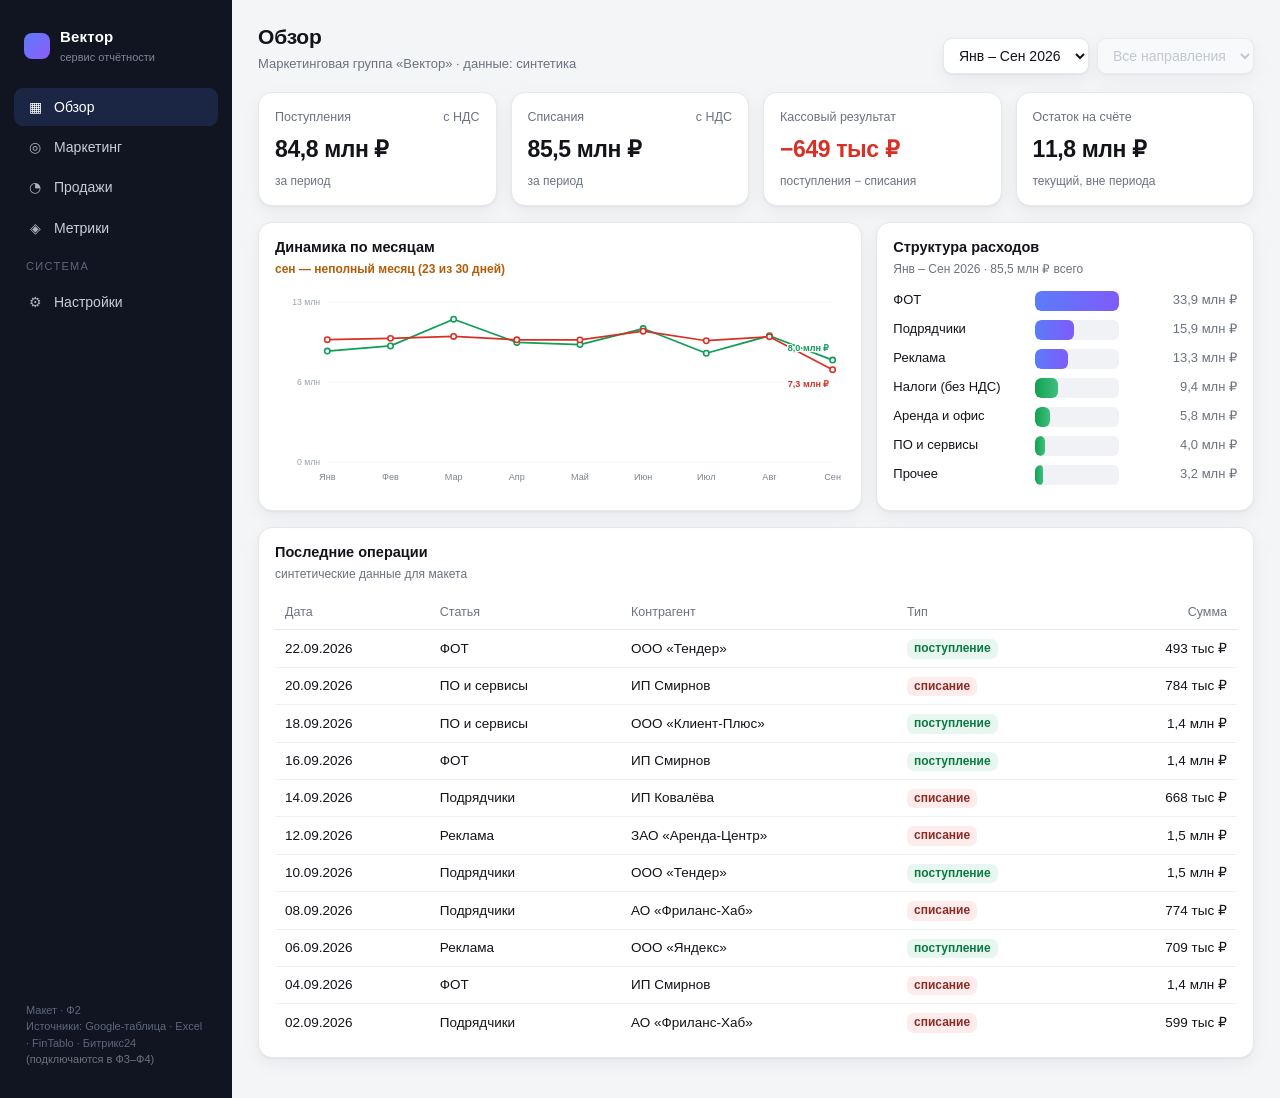
<file: mockup/index.html>
<!DOCTYPE html>
<html lang="ru">
<head>
<meta charset="utf-8">
<title>Дашборд — Макет · Тестовые данные</title>
<style>
  :root{
    --bg:#f4f5f7; --card:#fff; --ink:#12141a; --muted:#6b7280; --line:#e6e8ec;
    --accent:#3f5bd9; --good:#0f9d58; --bad:#d93025; --sidebar:#101521;
    --shadow:0 1px 2px rgba(16,21,33,.05), 0 6px 18px rgba(16,21,33,.05);
  }
  *{box-sizing:border-box}
  body{margin:0;font:14px/1.45 -apple-system,BlinkMacSystemFont,"Segoe UI",Roboto,Helvetica,Arial,sans-serif;
       background:var(--bg);color:var(--ink);-webkit-font-smoothing:antialiased}
  .num{font-variant-numeric:tabular-nums}

  .app{display:grid;grid-template-columns:232px 1fr;min-height:100vh}
  /* ---------- sidebar ---------- */
  aside{background:var(--sidebar);color:#c7cddb;padding:20px 14px;display:flex;flex-direction:column;gap:4px}
  .brand{display:flex;align-items:center;gap:10px;padding:6px 10px 18px}
  .brand .dot{width:26px;height:26px;border-radius:8px;background:linear-gradient(135deg,#5b7cfa,#8f5bfa)}
  .brand b{color:#fff;font-size:15px;font-weight:600;letter-spacing:.2px}
  .brand span{display:block;font-size:11px;color:#7e879c;margin-top:2px}
  .nav{display:flex;flex-direction:column;gap:2px}
  .nav a{display:flex;align-items:center;gap:10px;padding:9px 12px;border-radius:9px;color:#c7cddb;
         text-decoration:none;font-weight:500}
  .nav a .i{width:18px;text-align:center;opacity:.85}
  .nav a:hover{background:rgba(255,255,255,.06);color:#fff}
  .nav a.on{background:rgba(91,124,250,.16);color:#fff}
  .nav a.on .i{opacity:1}
  .nav .sep{margin:10px 12px 6px;font-size:11px;letter-spacing:.12em;text-transform:uppercase;color:#5d667c}
  aside .foot{margin-top:auto;padding:10px 12px;font-size:11px;color:#5d667c;line-height:1.5}

  /* ---------- header ---------- */
  main{padding:22px 26px 40px;max-width:1240px}
  header{display:flex;align-items:flex-end;justify-content:space-between;gap:16px;margin-bottom:18px}
  h1{font-size:21px;margin:0 0 3px;letter-spacing:-.2px}
  .sub{color:var(--muted);font-size:13px}
  .badge{display:inline-block;font-size:11px;font-weight:600;color:#7a4bd6;background:#f3edff;
         border:1px solid #e3d7ff;border-radius:999px;padding:3px 9px;margin-left:8px;vertical-align:2px}
  .filters{display:flex;gap:8px;align-items:center}
  select{font:inherit;color:var(--ink);background:#fff;border:1px solid var(--line);border-radius:9px;
         padding:8px 11px;box-shadow:var(--shadow)}
  select:disabled{color:#aeb4c0;background:#fafbfc}

  /* ---------- cards ---------- */
  .kpis{display:grid;grid-template-columns:repeat(4,1fr);gap:14px;margin-bottom:16px}
  .card{background:var(--card);border:1px solid var(--line);border-radius:14px;box-shadow:var(--shadow)}
  .kpi{padding:15px 16px}
  .kpi .t{color:var(--muted);font-size:12.5px;display:flex;justify-content:space-between;gap:8px}
  .kpi .v{font-size:23px;font-weight:650;letter-spacing:-.4px;margin-top:7px}
  .kpi .d{font-size:12px;margin-top:6px;color:var(--muted)}
  .up{color:var(--good);font-weight:600}
  .down{color:var(--bad);font-weight:600}
  .warn{color:#b25e09;font-weight:600}

  .grid2{display:grid;grid-template-columns:1.6fr 1fr;gap:14px;margin-bottom:16px}
  .card h2{font-size:14.5px;margin:0;padding:14px 16px 0;font-weight:600}
  .card .hint{color:var(--muted);font-size:12px;padding:3px 16px 0}
  .pad{padding:12px 16px 16px}

  /* ---------- table ---------- */
  table{width:100%;border-collapse:collapse;font-size:13.5px}
  th{color:var(--muted);font-weight:500;text-align:left;padding:8px 10px;border-bottom:1px solid var(--line);
     font-size:12.5px;white-space:nowrap}
  td{padding:8px 10px;border-bottom:1px solid #f0f1f4;white-space:nowrap}
  tr:last-child td{border-bottom:none}
  td.r,th.r{text-align:right}
  tfoot td{font-weight:650;border-top:1px solid var(--line)}
  .pill{display:inline-block;font-size:12px;font-weight:600;border-radius:7px;padding:1px 7px}
  .pill.in{color:#0b7a43;background:#e7f6ee}
  .pill.out{color:#8a2c25;background:#fdeceb}

  /* ---------- bars & funnel ---------- */
  .bars{display:flex;flex-direction:column;gap:9px}
  .bar{display:grid;grid-template-columns:132px 1fr 108px;align-items:center;gap:10px;font-size:13px}
  .bar .track{height:20px;background:#f1f2f5;border-radius:6px;overflow:hidden}
  .bar .fill{height:100%;border-radius:6px;background:linear-gradient(90deg,#5b7cfa,#7f5bfa)}
  .bar .fill.g{background:linear-gradient(90deg,#12a150,#3fbf7f)}
  .bar .val{text-align:right;color:var(--muted)}
  .funnel .frow{display:grid;grid-template-columns:150px 1fr;gap:12px;align-items:center}
  .funnel .stage{font-size:13px}
  .funnel .stage b{font-size:15px}
  .funnel .track{height:30px;background:#f1f2f5;border-radius:8px;overflow:hidden}
  .funnel .fill{height:100%;border-radius:8px;background:linear-gradient(90deg,#3f5bd9,#6f8bfa);
                display:flex;align-items:center;justify-content:flex-end;padding-right:9px;color:#fff;font-weight:600;font-size:12.5px}
  .conv{display:grid;grid-template-columns:150px 1fr;gap:12px;align-items:center;color:var(--muted);font-size:12.5px;padding:2px 0}
  .conv .arrow{padding-left:14px}

  /* ---------- metrics ---------- */
  .mgrid{display:grid;grid-template-columns:repeat(2,1fr);gap:14px}
  .mcard{padding:16px 18px}
  .mcard .top{display:flex;justify-content:space-between;align-items:flex-start;gap:10px}
  .mcard .name{font-weight:600;font-size:15px}
  .mcard .form{color:var(--muted);font-size:12px;margin-top:3px}
  .mcard .big{font-size:27px;font-weight:680;letter-spacing:-.5px;margin-top:12px}
  .mcard .norm{color:var(--muted);font-size:12.5px;margin-top:5px}
  .dev{font-size:13px;font-weight:650;border-radius:9px;padding:4px 9px;white-space:nowrap}
  .dev.ok{color:#0b7a43;background:#e7f6ee}
  .dev.no{color:#8a2c25;background:#fdeceb}
  .note{margin-top:14px;color:var(--muted);font-size:12.5px;background:#fff;border:1px dashed var(--line);
        border-radius:12px;padding:11px 14px}
  .muted{color:var(--muted)}
  .right{text-align:right}
</style>
</head>
<body>
<div class="app">
  <aside>
    <div class="brand">
      <div class="dot"></div>
      <div><b>Вектор</b><span>сервис отчётности</span></div>
    </div>
    <nav class="nav" id="nav">
      <a href="#overview" data-tab="overview"><span class="i">▦</span>Обзор</a>
      <a href="#marketing" data-tab="marketing"><span class="i">◎</span>Маркетинг</a>
      <a href="#sales" data-tab="sales"><span class="i">◔</span>Продажи</a>
      <a href="#metrics" data-tab="metrics"><span class="i">◈</span>Метрики</a>
      <div class="sep">Система</div>
      <a href="#settings" data-tab="settings" class="off"><span class="i">⚙</span>Настройки</a>
    </nav>
    <div class="foot">Макет · Ф2<br>Источники: Google-таблица · Excel · FinTablo · Битрикс24<br><span class="muted">(подключаются в Ф3–Ф4)</span></div>
  </aside>

  <main>
    <header>
      <div>
        <h1 id="title">Обзор</h1>
        <div class="sub" id="subtitle">Маркетинговая группа «Вектор» · данные: синтетика</div>
      </div>
      <div class="filters">
        <select id="period">
          <option value="all" selected>Янв – Сен 2026</option>
          <option value="q3">Q3 2026</option>
          <option value="sep">Сентябрь 2026</option>
        </select>
        <select disabled title="Появится в каркасе (Ф3)"><option>Все направления</option></select>
      </div>
    </header>

    <section id="pane-overview"></section>
    <section id="pane-marketing" hidden></section>
    <section id="pane-sales" hidden></section>
    <section id="pane-metrics" hidden></section>
  </main>
</div>

<script src="data.js"></script>
<script>
const M = window.MOCK;
const PERIODS = { all: [0,1,2,3,4,5,6,7,8], q3: [6,7,8], sep: [8] };
let period = "all";

const fmtM = v => {
  const a = Math.abs(v);
  if (a >= 1e6) return (v/1e6).toFixed(1).replace(".", ",") + " млн ₽";
  if (a >= 1e3) return Math.round(v/1e3).toLocaleString("ru-RU") + " тыс ₽";
  return Math.round(v).toLocaleString("ru-RU") + " ₽";
};
const fmtN = v => Math.round(v).toLocaleString("ru-RU");
const pct = (a, b) => Math.round((a/b - 1) * 1000) / 10;
const fmtPct = d => (d > 0 ? "+" : "") + String(d).replace(".", ",") + "%";
const num1 = v => v.toFixed(1).replace(".", ",");
const sum = a => a.reduce((x, y) => x + y, 0);
const pick = (arr, idx) => idx.map(i => arr[i]);
const isPartial = idx => idx.includes(8);
const partialNote = idx => isPartial(idx)
  ? '<span class="warn">сен — неполный месяц (23 из 30 дней)</span>' : "";

/* ---------- SVG: линия ---------- */
function lineChart(series, labels) {
  const W = 720, H = 250, L = 66, R = 16, T = 14, B = 34;
  const max = Math.max(...series.flatMap(s => s.values)) * 1.12;
  const n = labels.length;
  const x = i => L + (n === 1 ? (W-L-R)/2 : i * (W-L-R) / (n-1));
  const y = v => T + (H-T-B) * (1 - v/max);
  const grid = [0, .5, 1].map(k => {
    const v = max * k, yy = y(v);
    return `<line x1="${L}" y1="${yy}" x2="${W-R}" y2="${yy}" stroke="#eef0f3"/>
            <text x="${L-9}" y="${yy+4}" text-anchor="end" font-size="11" fill="#9aa1ae">${(v/1e6).toFixed(0)} млн</text>`;
  }).join("");
  const paths = series.map(s => {
    const d = s.values.map((v, i) => `${i ? "L" : "M"}${x(i).toFixed(1)},${y(v).toFixed(1)}`).join(" ");
    const dots = s.values.map((v, i) => `<circle cx="${x(i).toFixed(1)}" cy="${y(v).toFixed(1)}" r="3.4" fill="#fff" stroke="${s.color}" stroke-width="2"/>`).join("");
    return `<path d="${d}" fill="none" stroke="${s.color}" stroke-width="2.2" stroke-linejoin="round"/>${dots}`;
  }).join("");
  // подписи последних значений: если точки близко — разнести вверх/вниз
  const lastX = x(n - 1);
  const lastVals = series.map(s => ({v: s.values[s.values.length - 1], color: s.color,
    yy: y(s.values[s.values.length - 1])}));
  const close = lastVals.length === 2 && Math.abs(lastVals[0].yy - lastVals[1].yy) < 26;
  const lbl = lastVals.map((p, i) => {
    const dy = close ? (i === 0 ? -12 : 22) : -11;
    return `<text x="${lastX - (close ? 4 : 0)}" y="${p.yy + dy}" text-anchor="end" font-size="11.5" font-weight="600" fill="${p.color}" stroke="#fff" stroke-width="3" paint-order="stroke">${fmtM(p.v)}</text>`;
  }).join("");
  const xs = labels.map((t, i) => `<text x="${x(i)}" y="${H-12}" text-anchor="middle" font-size="11.5" fill="#7b8290">${t}</text>`).join("");
  return `<svg viewBox="0 0 ${W} ${H}" width="100%" role="img">${grid}${paths}${lbl}${xs}</svg>`;
}

/* ---------- SVG: сгруппированные бары ---------- */
function groupBars(plan, fact, labels) {
  const W = 720, H = 235, L = 66, R = 16, T = 12, B = 34;
  const max = Math.max(...plan, ...fact) * 1.15;
  const n = labels.length, slot = (W - L - R) / Math.max(n, 1);
  const bw = Math.min(20, slot / 3);
  const y = v => T + (H-T-B) * (1 - v/max);
  const grid = [0, .5, 1].map(k => {
    const v = max * k, yy = y(v);
    return `<line x1="${L}" y1="${yy}" x2="${W-R}" y2="${yy}" stroke="#eef0f3"/>
            <text x="${L-9}" y="${yy+4}" text-anchor="end" font-size="11" fill="#9aa1ae">${num1(v/1e6)} млн</text>`;
  }).join("");
  let bars = "", xs = "";
  labels.forEach((t, i) => {
    const cx = L + slot * i + slot/2;
    const h1 = H - B - y(plan[i]), h2 = H - B - y(fact[i]);
    bars += `<rect x="${cx-bw-2}" y="${y(plan[i])}" width="${bw}" height="${h1}" rx="3" fill="#c6cff2"/>
             <rect x="${cx+2}" y="${y(fact[i])}" width="${bw}" height="${h2}" rx="3" fill="#4b63d8"/>`;
    xs += `<text x="${cx}" y="${H-12}" text-anchor="middle" font-size="11.5" fill="#7b8290">${t}</text>`;
  });
  return { svg: `<svg viewBox="0 0 ${W} ${H}" width="100%">${grid}${bars}${xs}</svg>`,
    legend: `<div class="muted" style="font-size:12px;padding:2px 16px 0">
      <span style="display:inline-block;width:9px;height:9px;background:#c6cff2;border-radius:2px;margin-right:5px"></span>план
      <span style="display:inline-block;width:9px;height:9px;background:#4b63d8;border-radius:2px;margin:0 5px 0 14px"></span>факт</div>` };
}

/* ---------- вкладка: Обзор ---------- */
function renderOverview() {
  const idx = PERIODS[period];
  const inc = pick(M.dds.income, idx), exp = pick(M.dds.expense, idx);
  const labels = pick(M.months, idx);
  const sInc = sum(inc), sExp = sum(exp), diff = sInc - sExp;

  let html = `<div class="kpis">
    <div class="card kpi"><div class="t">Поступления <span class="muted">с НДС</span></div>
      <div class="v num">${fmtM(sInc)}</div><div class="d">за период</div></div>
    <div class="card kpi"><div class="t">Списания <span class="muted">с НДС</span></div>
      <div class="v num">${fmtM(sExp)}</div><div class="d">за период</div></div>
    <div class="card kpi"><div class="t">Кассовый результат</div>
      <div class="v num ${diff >= 0 ? "up" : "down"}">${diff >= 0 ? "+" : "−"}${fmtM(Math.abs(diff))}</div>
      <div class="d">поступления − списания</div></div>
    <div class="card kpi"><div class="t">Остаток на счёте</div>
      <div class="v num">${fmtM(M.dds.balance)}</div><div class="d">текущий, вне периода</div></div>
  </div>

  <div class="grid2">
    <div class="card"><h2>Динамика по месяцам</h2>
      <div class="hint">${partialNote(idx)}</div>
      <div class="pad">${lineChart([
        {values: inc, color: "#0f9d58"}, {values: exp, color: "#d93025"}
      ], labels)}</div></div>
    <div class="card"><h2>Структура расходов</h2>
      <div class="hint">Янв – Сен 2026 · ${fmtM(sum(exp))} всего</div>
      <div class="pad bars">${M.expense_by_article.map((a, i) => {
        const w = a.amount / M.expense_by_article[0].amount * 100;
        return `<div class="bar"><div>${a.article}</div>
          <div class="track"><div class="fill ${i > 2 ? "g" : ""}" style="width:${w.toFixed(1)}%"></div></div>
          <div class="val num">${fmtM(a.amount)}</div></div>`;
      }).join("")}</div></div>
  </div>

  <div class="card"><h2>Последние операции</h2>
    <div class="hint">синтетические данные для макета</div>
    <div class="pad"><table>
      <thead><tr><th>Дата</th><th>Статья</th><th>Контрагент</th><th>Тип</th><th class="r">Сумма</th></tr></thead>
      <tbody>${M.operations.map(o => `<tr>
        <td class="num">${o.date.split("-").reverse().join(".")}</td><td>${o.article}</td>
        <td>${o.counterparty}</td>
        <td><span class="pill ${o.direction === "поступление" ? "in" : "out"}">${o.direction}</span></td>
        <td class="r num">${fmtM(o.amount)}</td></tr>`).join("")}</tbody>
    </table></div></div>`;
  document.getElementById("pane-overview").innerHTML = html;
}

/* ---------- вкладка: Маркетинг ---------- */
function renderMarketing() {
  const idx = PERIODS[period];
  const labels = pick(M.months, idx);
  const plan = M.marketing.channels[0].plan.map((_, i) => sum(M.marketing.channels.map(c => c.plan[i])));
  const fact = M.marketing.channels[0].plan.map((_, i) => sum(M.marketing.channels.map(c => c.fact[i])));
  const p = pick(plan, idx), f = pick(fact, idx);
  const sP = sum(p), sF = sum(f), osvoenie = sF / sP * 100;
  const dev = pct(sF, sP);

  const rows = M.marketing.channels.map(c => {
    const cp = sum(pick(c.plan, idx)), cf = sum(pick(c.fact, idx));
    const d = pct(cf, cp);
    return `<tr><td>${c.channel}</td><td class="r num">${fmtM(cp)}</td><td class="r num">${fmtM(cf)}</td>
      <td class="r num ${d <= 0 ? "up" : "down"}">${fmtPct(d)}</td>
      <td class="r num">${Math.round(cf / cp * 100)}%</td></tr>`;
  }).join("");
  const totP = sum(M.marketing.channels.map(c => sum(pick(c.plan, idx))));
  const totF = sum(M.marketing.channels.map(c => sum(pick(c.fact, idx))));

  document.getElementById("pane-marketing").innerHTML = `
  <div class="kpis">
    <div class="card kpi"><div class="t">План <span class="muted">с НДС</span></div>
      <div class="v num">${fmtM(sP)}</div><div class="d">за период</div></div>
    <div class="card kpi"><div class="t">Факт <span class="muted">с НДС</span></div>
      <div class="v num">${fmtM(sF)}</div><div class="d">за период</div></div>
    <div class="card kpi"><div class="t">Освоение бюджета</div>
      <div class="v num ${osvoenie > 105 ? "down" : ""}">${num1(osvoenie)}%</div>
      <div class="d">факт / план</div></div>
    <div class="card kpi"><div class="t">Отклонение</div>
      <div class="v num ${dev <= 0 ? "up" : "down"}">${fmtPct(dev)}</div>
      <div class="d">${dev <= 0 ? "экономия к плану" : "перерасход к плану"}</div></div>
  </div>
  <div class="card"><h2>План и факт по месяцам</h2>
    <div class="hint">${partialNote(idx)}</div>
    ${groupBars(p, f, labels).legend}
    <div class="pad">${groupBars(p, f, labels).svg}</div></div>
  <div class="card" style="margin-top:16px"><h2>По каналам</h2>
    <div class="hint">Янв – Сен 2026 · отклонение = факт − план</div>
    <div class="pad"><table>
      <thead><tr><th>Канал</th><th class="r">План</th><th class="r">Факт</th><th class="r">Отклонение</th><th class="r">Освоение</th></tr></thead>
      <tbody>${rows}</tbody>
      <tfoot><tr><td>Итого</td><td class="r num">${fmtM(totP)}</td><td class="r num">${fmtM(totF)}</td>
        <td class="r num">${fmtPct(pct(totF, totP))}</td>
        <td class="r num">${Math.round(totF / totP * 100)}%</td></tr></tfoot>
    </table></div></div>`;
}

/* ---------- вкладка: Продажи ---------- */
function renderSales() {
  const f = M.funnel, top = f[0].count;
  const conv = (a, b) => (b / a * 100).toFixed(0) + "%";
  const paid = f[f.length - 1].count;
  const deals = sum(M.directions.map(d => d.deals));
  const rev = sum(M.directions.map(d => d.revenue));
  const rows = M.directions.map(d => `<tr><td>${d.name}</td><td class="r num">${fmtM(d.revenue)}</td>
      <td class="r num">${d.deals}</td><td class="r num">${fmtM(d.avg_check)}</td>
      <td class="r num">${(d.conversion * 100).toFixed(0)}%</td></tr>`).join("");

  document.getElementById("pane-sales").innerHTML = `
  <div class="kpis">
    <div class="card kpi"><div class="t">Выручка начисленная <span class="muted">без НДС</span></div>
      <div class="v num">${fmtM(rev)}</div><div class="d">янв – сен 2026</div></div>
    <div class="card kpi"><div class="t">Оплаченных сделок</div>
      <div class="v num">${paid}</div><div class="d">из ${f[0].count} лидов</div></div>
    <div class="card kpi"><div class="t">Конверсия в оплату</div>
      <div class="v num">${conv(top, paid)}</div><div class="d">лид → оплата</div></div>
    <div class="card kpi"><div class="t">Средний чек</div>
      <div class="v num">${fmtM(rev / deals)}</div><div class="d">по ${deals} сделкам</div></div>
  </div>
  <div class="grid2">
    <div class="card"><h2>Воронка продаж</h2>
      <div class="hint">Битрикс24 · янв – сен 2026</div>
      <div class="pad funnel">${f.map((s, i) => {
        const w = s.count / top * 100;
        const convRow = i ? `<div class="conv"><div></div><div class="arrow">↑ ${conv(f[i-1].count, s.count)}</div></div>` : "";
        return `${convRow}<div class="frow"><div class="stage"><b class="num">${fmtN(s.count)}</b><br><span class="muted">${s.stage}</span></div>
          <div class="track"><div class="fill" style="width:${w.toFixed(1)}%">${w >= 25 ? fmtN(s.count) : ""}</div></div></div>`;
      }).join("")}</div></div>
    <div class="card"><h2>По направлениям</h2>
      <div class="hint">выручка без НДС</div>
      <div class="pad"><table>
        <thead><tr><th>Направление</th><th class="r">Выручка</th><th class="r">Сделки</th><th class="r">Ср. чек</th><th class="r">Конв.</th></tr></thead>
        <tbody>${rows}</tbody>
        <tfoot><tr><td>Итого</td><td class="r num">${fmtM(rev)}</td><td class="r num">${deals}</td>
          <td class="r num">${fmtM(rev / deals)}</td><td class="r num">${conv(top, paid)}</td></tr></tfoot>
      </table></div></div>
  </div>`;
}

/* ---------- вкладка: Метрики ---------- */
function renderMetrics() {
  const cards = M.metrics.map(m => {
    const isPct = m.unit === "%";
    const val = isPct ? Math.round(m.value * 100) + "%"
      : (m.unit === "×" ? m.value.toString().replace(".", ",") + "×" : fmtM(m.value));
    const norm = isPct ? Math.round(m.norm * 100) + "%"
      : (m.unit === "×" ? m.norm.toString().replace(".", ",") + "×" : fmtM(m.norm));
    const d = pct(m.value, m.norm);
    const ok = m.good_is_higher ? d >= 0 : d <= 0;
    return `<div class="card mcard">
      <div class="top"><div><div class="name">${m.name}</div><div class="form">${m.formula}</div></div>
        <div class="dev ${ok ? "ok" : "no"}">${fmtPct(d)} к норме</div></div>
      <div class="big num">${val}</div>
      <div class="norm">Норматив: <b>${norm}</b> · без НДС</div></div>`;
  }).join("");

  document.getElementById("pane-metrics").innerHTML = `
  <div class="mgrid">${cards}</div>
  <div class="note">Поступления, которые тянутся из сервиса учёта, включают НДС 22% — <b>на этой вкладке все показатели считаются без НДС</b>.
  Нормативы задаются в Настройках (появятся в каркасе). Период: Янв – Сен 2026.</div>`;
}

/* ---------- переключение вкладок и периода ---------- */
const TITLES = {
  overview: ["Обзор", "Маркетинговая группа «Вектор» · данные: синтетика"],
  marketing: ["Маркетинг", "бюджет: план из Google-таблицы, факт из Excel-ведомости"],
  sales: ["Продажи", "воронка и сделки из CRM"],
  metrics: ["Метрики", "расчётные показатели · факт vs норматив"],
  settings: ["Настройки", "ключи API, ссылки на таблицы, нормативы — появятся в каркасе"],
};
function show(tab) {
  if (!document.getElementById("pane-" + tab)) tab = "overview";
  ["overview", "marketing", "sales", "metrics"].forEach(t => {
    document.getElementById("pane-" + t).hidden = t !== tab;
  });
  document.querySelectorAll("#nav a").forEach(a => a.classList.toggle("on", a.dataset.tab === tab));
  document.getElementById("title").textContent = TITLES[tab][0];
  document.getElementById("subtitle").textContent = TITLES[tab][1];
}
function renderAll() { renderOverview(); renderMarketing(); renderSales(); renderMetrics(); }

document.getElementById("period").addEventListener("change", e => {
  period = e.target.value; renderOverview(); renderMarketing();
});
window.addEventListener("hashchange", () => show(location.hash.slice(1)));
renderAll();
show(location.hash.slice(1) || "overview");
</script>
</body>
</html>
</file>
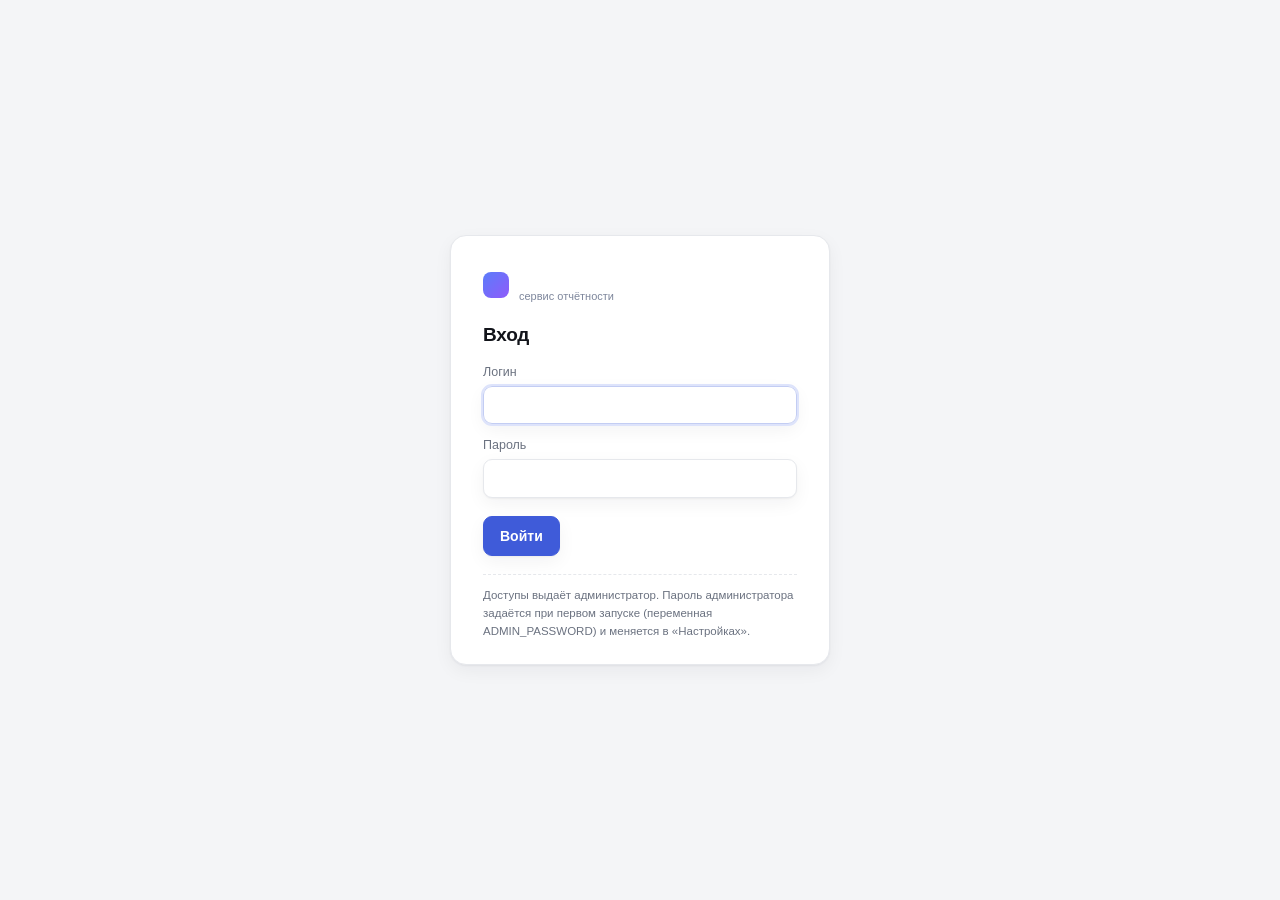
<file: app/static/login.html>
<!DOCTYPE html>
<html lang="ru">
<head>
<meta charset="utf-8">
<meta name="viewport" content="width=device-width, initial-scale=1">
<title>Вход · Сервис отчётности «Вектор»</title>
<link rel="stylesheet" href="styles.css">
</head>
<body class="login-page">
  <div class="login-card">
    <div class="brand">
      <div class="dot"></div>
      <div><b>Вектор</b><span>сервис отчётности</span></div>
    </div>
    <h1>Вход</h1>
    <form id="login-form" method="post" action="/login" autocomplete="off">
      <div class="field">
        <label for="username">Логин</label>
        <input id="username" name="username" type="text" required autofocus spellcheck="false">
      </div>
      <div class="field">
        <label for="password">Пароль</label>
        <input id="password" name="password" type="password" required>
      </div>
      <div class="login-error" id="login-error" hidden></div>
      <div class="actions">
        <button class="btn" type="submit" id="login-btn">Войти</button>
      </div>
    </form>
    <div class="login-hint">Доступы выдаёт администратор. Пароль администратора задаётся при первом запуске (переменная ADMIN_PASSWORD) и меняется в «Настройках».</div>
  </div>
<script>
document.getElementById("login-form").addEventListener("submit", async function (ev) {
  ev.preventDefault();
  const btn = document.getElementById("login-btn");
  const err = document.getElementById("login-error");
  err.hidden = true;
  btn.disabled = true;
  try {
    const res = await fetch("/login", {
      method: "POST",
      headers: {"Content-Type": "application/json"},
      body: JSON.stringify({
        username: document.getElementById("username").value.trim(),
        password: document.getElementById("password").value,
      }),
    });
    const body = await res.json().catch(() => ({}));
    if (res.ok) { location.replace("/#overview"); return; }
    err.textContent = body.error || ("Ошибка входа (HTTP " + res.status + ")");
  } catch (e) {
    err.textContent = "Сервер недоступен — запустите .venv/bin/python app/server.py";
  } finally {
    btn.disabled = false;
    err.hidden = !err.textContent;
  }
});
</script>
</body>
</html>
</file>
<file: app/static/styles.css>
:root{
    --bg:#f4f5f7; --card:#fff; --ink:#12141a; --muted:#6b7280; --line:#e6e8ec;
    --accent:#3f5bd9; --good:#0f9d58; --bad:#d93025; --sidebar:#101521;
    --shadow:0 1px 2px rgba(16,21,33,.05), 0 6px 18px rgba(16,21,33,.05);
  }
  *{box-sizing:border-box}
  body{margin:0;font:14px/1.45 -apple-system,BlinkMacSystemFont,"Segoe UI",Roboto,Helvetica,Arial,sans-serif;
       background:var(--bg);color:var(--ink);-webkit-font-smoothing:antialiased}
  .num{font-variant-numeric:tabular-nums}

  .app{display:grid;grid-template-columns:232px 1fr;min-height:100vh}
  /* ---------- sidebar ---------- */
  aside{background:var(--sidebar);color:#c7cddb;padding:20px 14px;display:flex;flex-direction:column;gap:4px}
  .brand{display:flex;align-items:center;gap:10px;padding:6px 10px 18px}
  .brand .dot{width:26px;height:26px;border-radius:8px;background:linear-gradient(135deg,#5b7cfa,#8f5bfa)}
  .brand b{color:#fff;font-size:15px;font-weight:600;letter-spacing:.2px}
  .brand span{display:block;font-size:11px;color:#7e879c;margin-top:2px}
  .nav{display:flex;flex-direction:column;gap:2px}
  .nav a{display:flex;align-items:center;gap:10px;padding:9px 12px;border-radius:9px;color:#c7cddb;
         text-decoration:none;font-weight:500}
  .nav a .i{width:18px;text-align:center;opacity:.85}
  .nav a:hover{background:rgba(255,255,255,.06);color:#fff}
  .nav a.on{background:rgba(91,124,250,.16);color:#fff}
  .nav a.on .i{opacity:1}
  .nav .sep{margin:10px 12px 6px;font-size:11px;letter-spacing:.12em;text-transform:uppercase;color:#5d667c}
  aside .foot{margin-top:auto;padding:10px 12px;font-size:11px;color:#5d667c;line-height:1.5}

  /* ---------- header ---------- */
  main{padding:22px 26px 40px;max-width:1240px}
  header{display:flex;align-items:flex-end;justify-content:space-between;gap:16px;margin-bottom:18px}
  h1{font-size:21px;margin:0 0 3px;letter-spacing:-.2px}
  .sub{color:var(--muted);font-size:13px}
  .badge{display:inline-block;font-size:11px;font-weight:600;color:#7a4bd6;background:#f3edff;
         border:1px solid #e3d7ff;border-radius:999px;padding:3px 9px;margin-left:8px;vertical-align:2px}
  .filters{display:flex;gap:8px;align-items:center}
  select{font:inherit;color:var(--ink);background:#fff;border:1px solid var(--line);border-radius:9px;
         padding:8px 11px;box-shadow:var(--shadow)}
  select:disabled{color:#aeb4c0;background:#fafbfc}

  /* ---------- cards ---------- */
  .kpis{display:grid;grid-template-columns:repeat(4,1fr);gap:14px;margin-bottom:16px}
  .card{background:var(--card);border:1px solid var(--line);border-radius:14px;box-shadow:var(--shadow)}
  .kpi{padding:15px 16px}
  .kpi .t{color:var(--muted);font-size:12.5px;display:flex;justify-content:space-between;gap:8px}
  .kpi .v{font-size:23px;font-weight:650;letter-spacing:-.4px;margin-top:7px}
  .kpi .d{font-size:12px;margin-top:6px;color:var(--muted)}
  .up{color:var(--good);font-weight:600}
  .down{color:var(--bad);font-weight:600}
  .warn{color:#b25e09;font-weight:600}

  .grid2{display:grid;grid-template-columns:1.6fr 1fr;gap:14px;margin-bottom:16px}
  .card h2{font-size:14.5px;margin:0;padding:14px 16px 0;font-weight:600}
  .card .hint{color:var(--muted);font-size:12px;padding:3px 16px 0}
  .pad{padding:12px 16px 16px}

  /* ---------- table ---------- */
  table{width:100%;border-collapse:collapse;font-size:13.5px}
  th{color:var(--muted);font-weight:500;text-align:left;padding:8px 10px;border-bottom:1px solid var(--line);
     font-size:12.5px;white-space:nowrap}
  td{padding:8px 10px;border-bottom:1px solid #f0f1f4;white-space:nowrap}
  tr:last-child td{border-bottom:none}
  td.r,th.r{text-align:right}
  tfoot td{font-weight:650;border-top:1px solid var(--line)}
  .pill{display:inline-block;font-size:12px;font-weight:600;border-radius:7px;padding:1px 7px}
  .pill.in{color:#0b7a43;background:#e7f6ee}
  .pill.out{color:#8a2c25;background:#fdeceb}

  /* ---------- bars & funnel ---------- */
  .bars{display:flex;flex-direction:column;gap:9px}
  .bar{display:grid;grid-template-columns:132px 1fr 108px;align-items:center;gap:10px;font-size:13px}
  .bar .track{height:20px;background:#f1f2f5;border-radius:6px;overflow:hidden}
  .bar .fill{height:100%;border-radius:6px;background:linear-gradient(90deg,#5b7cfa,#7f5bfa)}
  .bar .fill.g{background:linear-gradient(90deg,#12a150,#3fbf7f)}
  .bar .val{text-align:right;color:var(--muted)}
  .funnel .frow{display:grid;grid-template-columns:150px 1fr;gap:12px;align-items:center}
  .funnel .stage{font-size:13px}
  .funnel .stage b{font-size:15px}
  .funnel .track{height:30px;background:#f1f2f5;border-radius:8px;overflow:hidden}
  .funnel .fill{height:100%;border-radius:8px;background:linear-gradient(90deg,#3f5bd9,#6f8bfa);
                display:flex;align-items:center;justify-content:flex-end;padding-right:9px;color:#fff;font-weight:600;font-size:12.5px}
  .conv{display:grid;grid-template-columns:150px 1fr;gap:12px;align-items:center;color:var(--muted);font-size:12.5px;padding:2px 0}
  .conv .arrow{padding-left:14px}

  /* ---------- metrics ---------- */
  .mgrid{display:grid;grid-template-columns:repeat(2,1fr);gap:14px}
  .mcard{padding:16px 18px}
  .mcard .top{display:flex;justify-content:space-between;align-items:flex-start;gap:10px}
  .mcard .name{font-weight:600;font-size:15px}
  .mcard .form{color:var(--muted);font-size:12px;margin-top:3px}
  .mcard .big{font-size:27px;font-weight:680;letter-spacing:-.5px;margin-top:12px}
  .mcard .norm{color:var(--muted);font-size:12.5px;margin-top:5px}
  .dev{font-size:13px;font-weight:650;border-radius:9px;padding:4px 9px;white-space:nowrap}
  .dev.ok{color:#0b7a43;background:#e7f6ee}
  .dev.no{color:#8a2c25;background:#fdeceb}
  .note{margin-top:14px;color:var(--muted);font-size:12.5px;background:#fff;border:1px dashed var(--line);
        border-radius:12px;padding:11px 14px}
  .muted{color:var(--muted)}
  .right{text-align:right}

  /* ---------- каркас Ф3: статус загрузки, форма настроек ---------- */
  .toast{position:fixed;top:14px;right:18px;z-index:50;display:flex;align-items:center;gap:9px;
         background:#fff;border:1px solid var(--line);border-radius:11px;box-shadow:var(--shadow);
         padding:9px 13px;font-size:13px;color:var(--muted)}
  .toast[hidden]{display:none}
  .toast.err{color:#8a2c25;background:#fdeceb;border-color:#f3c9c5;max-width:460px}
  .sp{width:12px;height:12px;flex:none;border:2px solid #d7dbe4;border-top-color:var(--accent);
      border-radius:50%;animation:spin .7s linear infinite}
  @keyframes spin{to{transform:rotate(360deg)}}

  .form{display:grid;grid-template-columns:repeat(2,1fr);gap:14px;margin-top:12px}
  .field{display:flex;flex-direction:column;gap:5px}
  .field label{font-size:12.5px;color:var(--muted)}
  .field input{font:inherit;color:var(--ink);background:#fff;border:1px solid var(--line);
               border-radius:9px;padding:8px 11px;box-shadow:var(--shadow)}
  .field input:focus{outline:2px solid #dde3fb;border-color:#c3cdf3}
  .field .hintline{font-size:11.5px;color:var(--muted)}
  .field.wide{grid-column:1 / -1}
  .actions{display:flex;align-items:center;gap:12px;margin-top:16px}
  .btn{font:inherit;font-weight:600;color:#fff;background:var(--accent);border:1px solid var(--accent);
       border-radius:9px;padding:9px 16px;cursor:pointer;box-shadow:var(--shadow)}
  .btn:hover{background:#3550c9}
  .btn:disabled{opacity:.6;cursor:default}
  .status{font-size:12.5px;color:var(--muted)}
  .status.ok{color:var(--good);font-weight:600}
  .status.err{color:var(--bad);font-weight:600}
  .errbox{padding:22px 24px}
  .errbox b{color:var(--bad)}

  /* ---------- Ф5: блок пользователя в сайдбаре ---------- */
  .userbox{margin-top:auto;padding:11px 12px;border:1px solid rgba(255,255,255,.08);
           border-radius:10px;font-size:12px;color:#9aa3b8;line-height:1.5}
  .userbox b{color:#fff;font-weight:600}
  .userbox .u-role{display:inline-block;font-size:10.5px;font-weight:600;color:#b9c3ff;
                   background:rgba(91,124,250,.18);border-radius:6px;padding:1px 6px;vertical-align:1px}
  .userbox .u-actions{display:flex;gap:6px;margin-top:8px}
  .userbox + .foot{margin-top:10px}

  /* ---------- Ф5: кнопки ---------- */
  .btn-sm{padding:6px 11px;font-size:12.5px}
  .btn.ghost{background:transparent;color:#c7cddb;border-color:rgba(255,255,255,.22)}
  .btn.ghost:hover{background:rgba(255,255,255,.08);color:#fff}
  .btn.secondary{background:#fff;color:var(--ink);border-color:var(--line)}
  .btn.secondary:hover{background:#f6f7f9}
  .btn.danger{background:#fff;color:var(--bad);border-color:#f3c9c5}
  .btn.danger:hover{background:#fdeceb}
  .linklike{font:inherit;background:none;border:none;padding:0;color:var(--accent);
            cursor:pointer;text-decoration:underline}
  .linklike:hover{color:#3550c9}

  /* ---------- Ф5: загрузка ведомости ---------- */
  .dropzone{border:1.5px dashed #c8cdda;border-radius:11px;background:#fafbfd;
            padding:22px 18px;text-align:center;color:var(--muted);font-size:13px;
            cursor:pointer;transition:border-color .15s, background .15s}
  .dropzone:hover{border-color:#9aa8e8;background:#f5f7ff}
  .dropzone.drag{border-color:var(--accent);background:#eef1ff;color:var(--ink)}
  .dropzone b{color:var(--ink)}
  .imp-status{margin-top:10px}

  /* ---------- Ф5: журнал импортов, пользователи ---------- */
  .pill.ok{color:#0b7a43;background:#e7f6ee}
  .pill.err{color:#8a2c25;background:#fdeceb}
  .users-actions{display:flex;gap:6px;white-space:nowrap}
  .users-form{display:grid;grid-template-columns:1.2fr 1.2fr .9fr auto;gap:10px;align-items:end;
              margin-top:12px;padding-top:12px;border-top:1px solid var(--line)}
  .users-form .field{gap:4px}
  select.role{font:inherit;color:var(--ink);background:#fff;border:1px solid var(--line);
              border-radius:9px;padding:8px 11px;box-shadow:var(--shadow)}

  /* ---------- Ф5: страница входа ---------- */
  .login-page{display:flex;align-items:center;justify-content:center;min-height:100vh}
  .login-card{background:#fff;border:1px solid var(--line);border-radius:16px;
              box-shadow:var(--shadow);padding:30px 32px 24px;width:380px;max-width:92vw}
  .login-card .brand{padding:0 0 16px}
  .login-card h1{font-size:19px;margin:0 0 14px}
  .login-card .field{margin-bottom:12px}
  .login-card .actions{margin-top:18px}
  .login-error{margin-top:6px;font-size:13px;color:var(--bad);font-weight:600;
               background:#fdeceb;border:1px solid #f3c9c5;border-radius:9px;padding:9px 12px}
  .login-hint{margin-top:18px;color:var(--muted);font-size:11.5px;line-height:1.55;
              border-top:1px dashed var(--line);padding-top:12px}

  /* скрытые элементы (hidden-атрибут) не должны перекрываться display-правилами */
  [hidden]{display:none !important}
</file>
